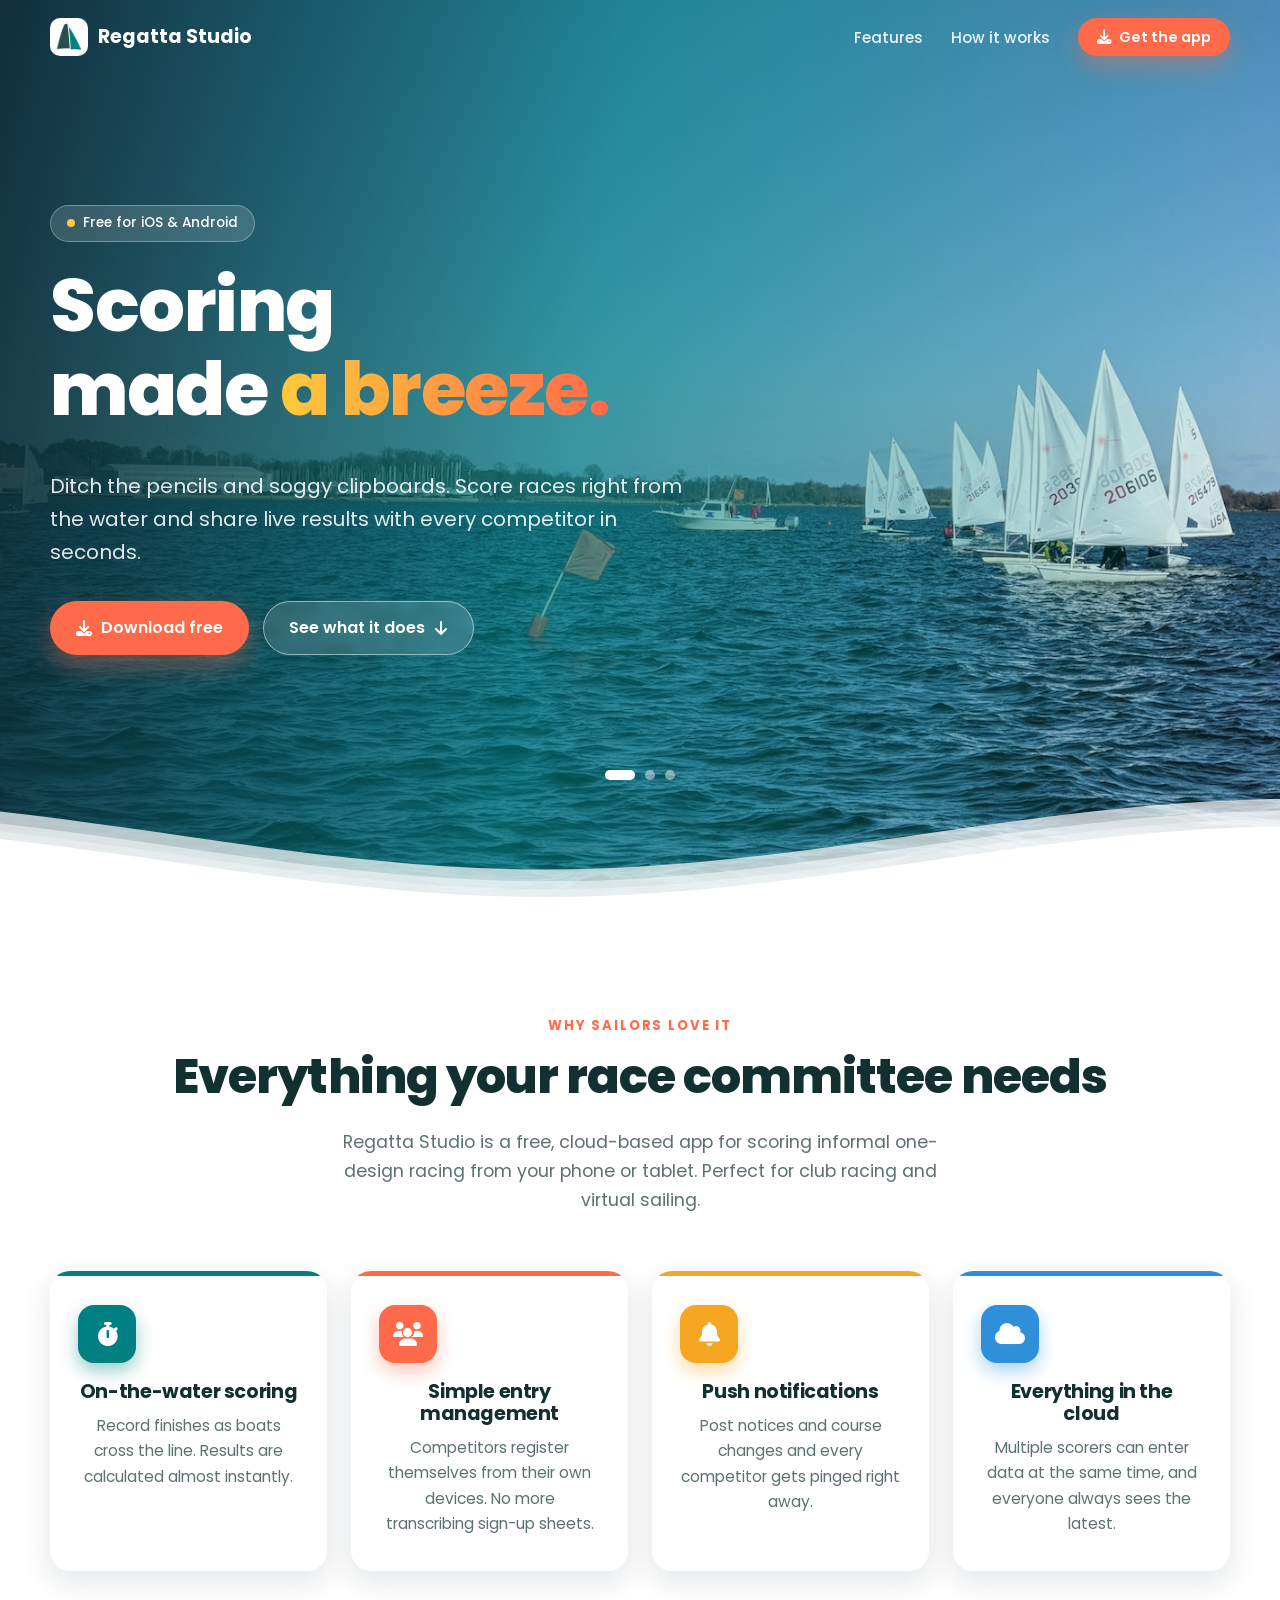
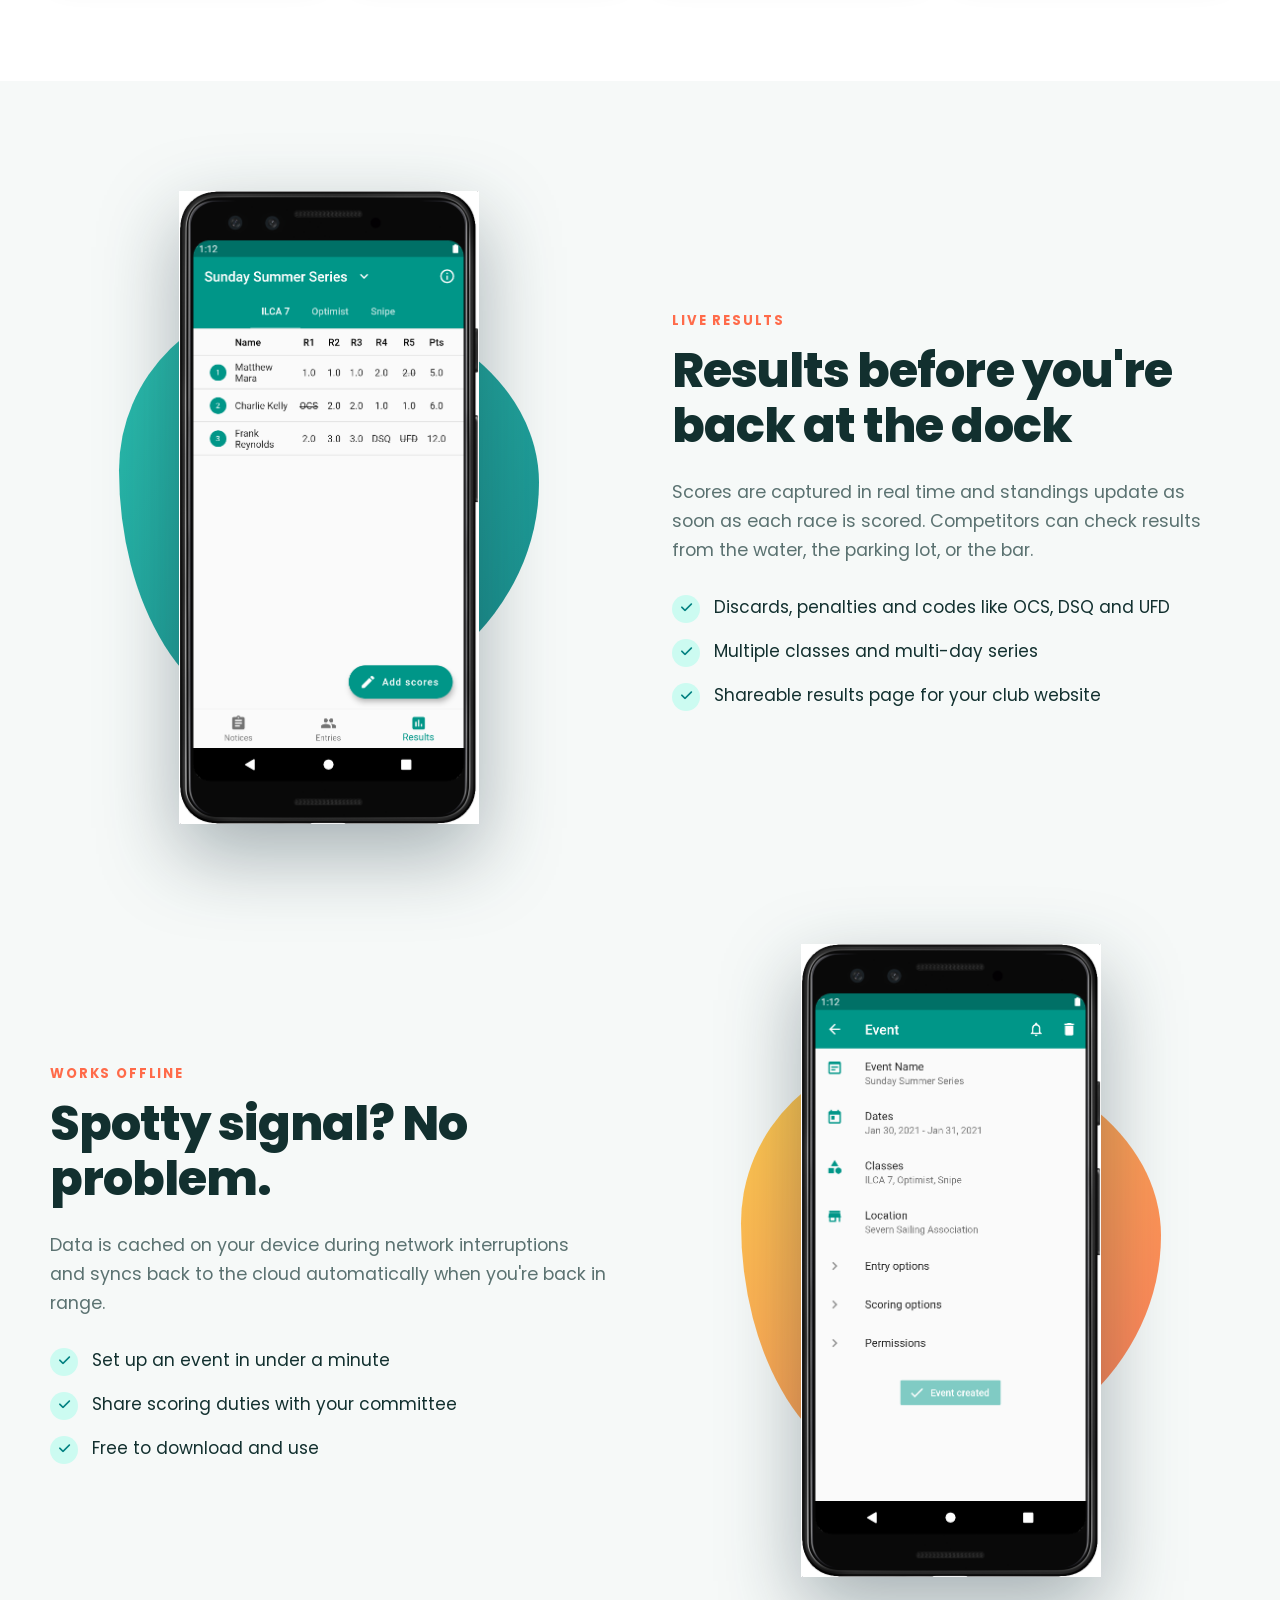
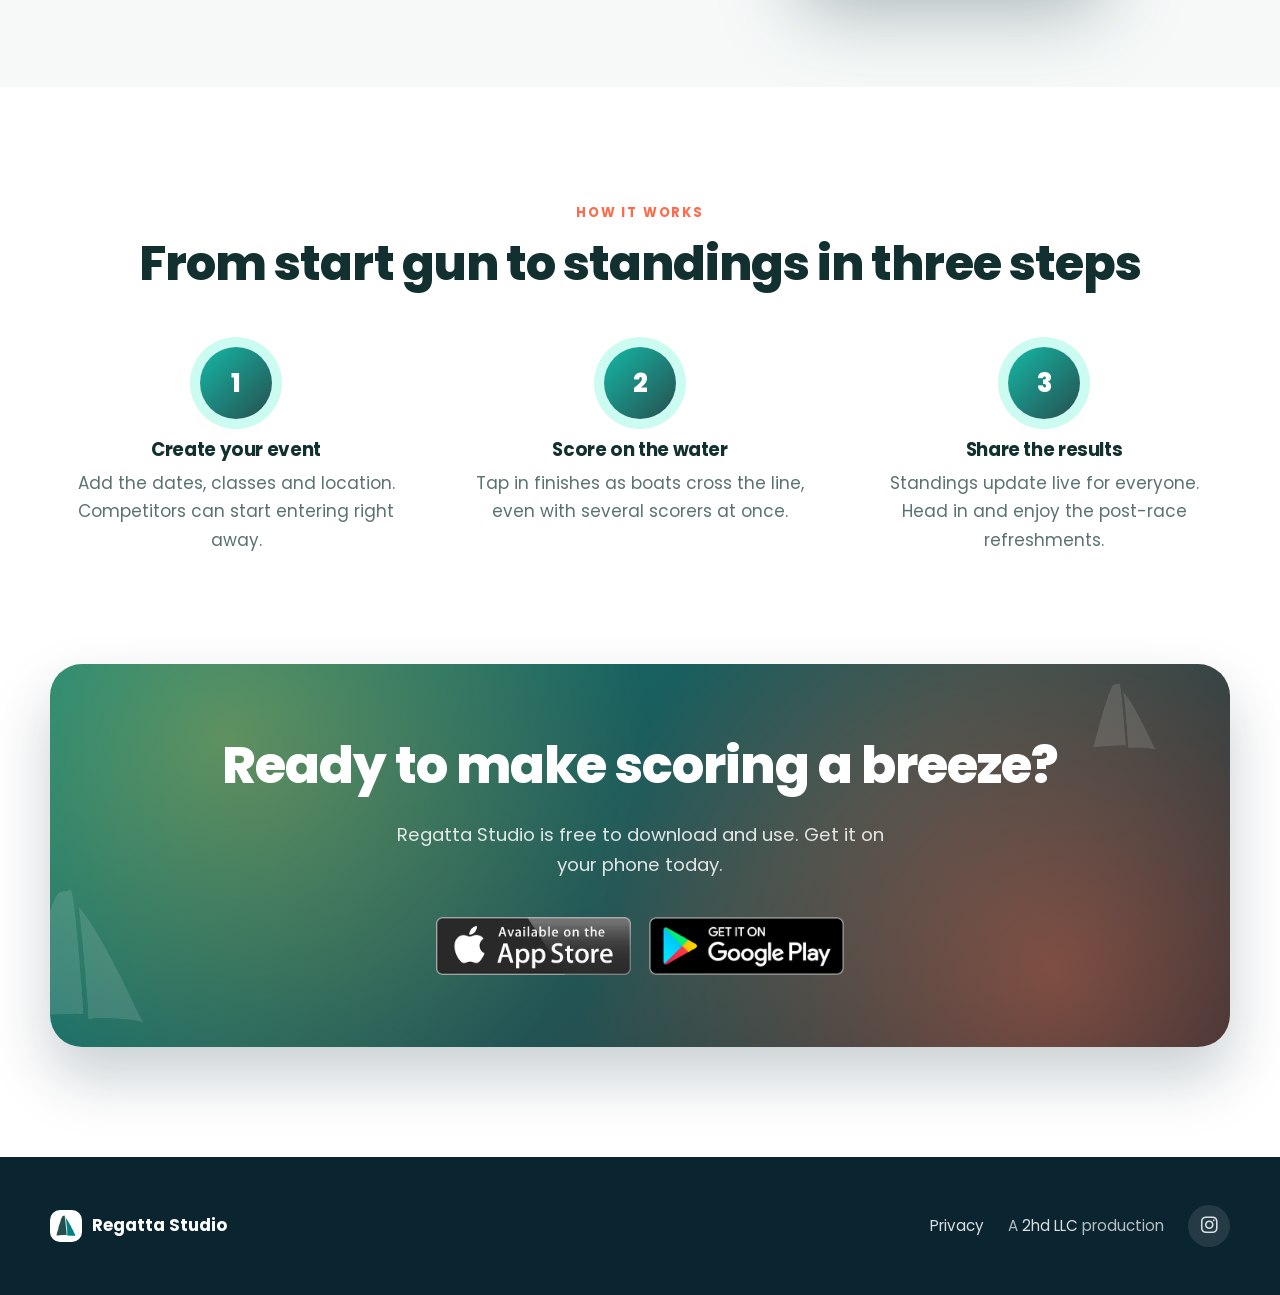
<file: index.html>
<!DOCTYPE html>
<html lang="en">
<head>
<!-- Google tag (gtag.js) -->
<script async src="https://www.googletagmanager.com/gtag/js?id=G-JSWVYXKC6G"></script>
<script>
  window.dataLayer = window.dataLayer || [];
  function gtag(){dataLayer.push(arguments);}
  gtag('js', new Date());

  gtag('config', 'G-JSWVYXKC6G');
</script>

<title>Regatta Studio · On-the-water scoring made easy</title>
<meta charset="UTF-8">
<meta name="viewport" content="width=device-width, initial-scale=1">
<meta name="description" content="Regatta Studio is a free app for scoring one-design sailboat racing from your phone. Real-time results, simple entries, and push notifications for competitors.">
<meta name="theme-color" content="#008080">
<meta property="og:title" content="Regatta Studio">
<meta property="og:description" content="Free on-the-water scoring for club racing. Results update in real time.">
<meta property="og:image" content="https://regatta.studio/images/laser_start.jpg">
<link rel="preconnect" href="https://fonts.googleapis.com">
<link rel="preconnect" href="https://fonts.gstatic.com" crossorigin>
<link rel="stylesheet" href="https://fonts.googleapis.com/css2?family=Poppins:wght@400;500;600;700;800&display=swap">
<link rel="stylesheet" href="https://cdnjs.cloudflare.com/ajax/libs/font-awesome/6.5.2/css/all.min.css">
<link rel="stylesheet" href="/css/styles.css">
<link rel="icon" type="image/png" sizes="32x32" href="/favicon-32x32.png">
<link rel="icon" type="image/png" sizes="16x16" href="/favicon-16x16.png">
</head>

<body>

<!-- Nav -->
<nav class="nav" id="nav">
  <div class="container">
    <a class="brand" href="#top"><img src="images/regattastudio.png" alt="">Regatta Studio</a>
    <div class="nav-links">
      <a href="#features">Features</a>
      <a href="#how">How it works</a>
      <a class="btn btn-primary" href="#download"><i class="fa-solid fa-download"></i> Get the app</a>
    </div>
  </div>
</nav>

<!-- Hero -->
<header class="hero" id="top">
  <div class="hero-slides">
    <img class="active" src="images/laser_start.jpg" alt="ILCA fleet at the start line">
    <img src="images/420_mark_rounding.jpg" alt="420s rounding a mark" loading="lazy">
    <img src="images/tesod_start.jpg" alt="Fleet start on a sunny day" loading="lazy">
  </div>

  <div class="container">
    <div class="hero-content">
      <span class="pill"><span class="dot"></span> Free for iOS &amp; Android</span>
      <h1>
        <span class="rotator" id="rotator">
          <span class="active">Scoring</span>
          <span>Entries</span>
          <span>Results</span>
          <span>Notices</span>
        </span>
        made <span class="highlight">a breeze.</span>
      </h1>
      <p class="lead">Ditch the pencils and soggy clipboards. Score races right from the water and share live results with every competitor in seconds.</p>
      <div class="hero-actions">
        <a class="btn btn-primary" href="#download"><i class="fa-solid fa-download"></i> Download free</a>
        <a class="btn btn-ghost" href="#features">See what it does <i class="fa-solid fa-arrow-down"></i></a>
      </div>
    </div>
  </div>

  <div class="hero-dots" id="heroDots"></div>

  <svg class="waves" viewBox="0 24 150 28" preserveAspectRatio="none" aria-hidden="true">
    <defs>
      <path id="wave" d="M-160 44c30 0 58-18 88-18s58 18 88 18 58-18 88-18 58 18 88 18v44h-352z"/>
    </defs>
    <g class="parallax">
      <use href="#wave" x="48" y="0" fill="rgba(255,255,255,.7)"/>
      <use href="#wave" x="48" y="3" fill="rgba(255,255,255,.5)"/>
      <use href="#wave" x="48" y="5" fill="rgba(255,255,255,.3)"/>
      <use href="#wave" x="48" y="7" fill="#fff"/>
    </g>
  </svg>
</header>

<!-- Features -->
<section id="features">
  <div class="container center">
    <span class="eyebrow reveal">Why sailors love it</span>
    <h2 class="section-title reveal">Everything your race committee needs</h2>
    <p class="section-intro reveal">Regatta Studio is a free, cloud-based app for scoring informal one-design racing from your phone or tablet. Perfect for club racing and virtual sailing.</p>

    <div class="features">
      <div class="card accent-teal reveal">
        <div class="icon"><i class="fa-solid fa-stopwatch"></i></div>
        <h3>On-the-water scoring</h3>
        <p>Record finishes as boats cross the line. Results are calculated almost instantly.</p>
      </div>
      <div class="card accent-coral reveal" style="--delay:.1s">
        <div class="icon"><i class="fa-solid fa-users"></i></div>
        <h3>Simple entry management</h3>
        <p>Competitors register themselves from their own devices. No more transcribing sign-up sheets.</p>
      </div>
      <div class="card accent-sun reveal" style="--delay:.2s">
        <div class="icon"><i class="fa-solid fa-bell"></i></div>
        <h3>Push notifications</h3>
        <p>Post notices and course changes and every competitor gets pinged right away.</p>
      </div>
      <div class="card accent-sky reveal" style="--delay:.3s">
        <div class="icon"><i class="fa-solid fa-cloud"></i></div>
        <h3>Everything in the cloud</h3>
        <p>Multiple scorers can enter data at the same time, and everyone always sees the latest.</p>
      </div>
    </div>
  </div>
</section>

<!-- Showcase -->
<section class="showcase">
  <div class="container">
    <div class="split">
      <div class="split-media reveal">
        <div class="blob"></div>
        <img class="phone" src="images/results_screenshot.png" alt="Results screen in the Regatta Studio app" width="607" height="1281" loading="lazy">
      </div>
      <div class="reveal">
        <span class="eyebrow">Live results</span>
        <h2 class="section-title">Results before you're back at the dock</h2>
        <p class="section-intro">Scores are captured in real time and standings update as soon as each race is scored. Competitors can check results from the water, the parking lot, or the bar.</p>
        <ul class="checklist">
          <li><i class="fa-solid fa-check"></i> Discards, penalties and codes like OCS, DSQ and UFD</li>
          <li><i class="fa-solid fa-check"></i> Multiple classes and multi-day series</li>
          <li><i class="fa-solid fa-check"></i> Shareable results page for your club website</li>
        </ul>
      </div>
    </div>

    <div class="split reverse">
      <div class="split-media reveal">
        <div class="blob coral"></div>
        <img class="phone" src="images/event_view_screenshot.png" alt="Event setup screen in the Regatta Studio app" width="607" height="1281" loading="lazy" style="animation-delay:-3s">
      </div>
      <div class="reveal">
        <span class="eyebrow">Works offline</span>
        <h2 class="section-title">Spotty signal? No problem.</h2>
        <p class="section-intro">Data is cached on your device during network interruptions and syncs back to the cloud automatically when you're back in range.</p>
        <ul class="checklist">
          <li><i class="fa-solid fa-check"></i> Set up an event in under a minute</li>
          <li><i class="fa-solid fa-check"></i> Share scoring duties with your committee</li>
          <li><i class="fa-solid fa-check"></i> Free to download and use</li>
        </ul>
      </div>
    </div>
  </div>
</section>

<!-- How it works -->
<section id="how">
  <div class="container center">
    <span class="eyebrow reveal">How it works</span>
    <h2 class="section-title reveal">From start gun to standings in three steps</h2>

    <div class="steps">
      <div class="step reveal">
        <div class="step-num">1</div>
        <h3>Create your event</h3>
        <p>Add the dates, classes and location. Competitors can start entering right away.</p>
      </div>
      <div class="step reveal" style="--delay:.15s">
        <div class="step-num">2</div>
        <h3>Score on the water</h3>
        <p>Tap in finishes as boats cross the line, even with several scorers at once.</p>
      </div>
      <div class="step reveal" style="--delay:.3s">
        <div class="step-num">3</div>
        <h3>Share the results</h3>
        <p>Standings update live for everyone. Head in and enjoy the post-race refreshments.</p>
      </div>
    </div>
  </div>
</section>

<!-- Download -->
<div class="cta" id="download">
  <div class="container">
    <div class="cta-box reveal">
      <img class="sail one" src="images/regattastudio.png" alt="">
      <img class="sail two" src="images/regattastudio.png" alt="">
      <h2>Ready to make scoring a breeze?</h2>
      <p>Regatta Studio is free to download and use. Get it on your phone today.</p>
      <div class="stores">
        <a href="https://apps.apple.com/app/regatta-studio/id1552617490">
          <img src="images/apple_app_store.png" alt="Download on the App Store" width="506" height="150">
        </a>
        <a href="https://play.google.com/store/apps/details?id=studio.regatta">
          <img src="images/google_play.png" alt="Get it on Google Play" width="504" height="150">
        </a>
      </div>
    </div>
  </div>
</div>

<!-- Footer -->
<footer class="footer">
  <div class="container">
    <a class="brand" href="#top"><img src="images/regattastudio.png" alt="">Regatta Studio</a>
    <div class="footer-links">
      <a href="/privacy.html">Privacy</a>
      <span>A <a href="https://2hd.io">2hd LLC</a> production</span>
      <a class="social" href="https://www.instagram.com/regatta.studio/" aria-label="Instagram"><i class="fa-brands fa-instagram"></i></a>
    </div>
  </div>
</footer>

<script>
(function () {
  var reduceMotion = window.matchMedia('(prefers-reduced-motion: reduce)').matches;

  // Nav background on scroll
  var nav = document.getElementById('nav');
  function onScroll() { nav.classList.toggle('scrolled', window.scrollY > 40); }
  window.addEventListener('scroll', onScroll, { passive: true });
  onScroll();

  // Hero slideshow
  var slides = document.querySelectorAll('.hero-slides img');
  var dotsEl = document.getElementById('heroDots');
  var current = 0;
  var timer;

  slides.forEach(function (_, i) {
    var dot = document.createElement('button');
    dot.setAttribute('aria-label', 'Show photo ' + (i + 1));
    dot.addEventListener('click', function () { showSlide(i); restart(); });
    dotsEl.appendChild(dot);
  });
  var dots = dotsEl.children;

  function showSlide(n) {
    slides[current].classList.remove('active');
    dots[current].classList.remove('active');
    current = (n + slides.length) % slides.length;
    slides[current].classList.add('active');
    dots[current].classList.add('active');
  }
  function restart() {
    clearInterval(timer);
    if (!reduceMotion) timer = setInterval(function () { showSlide(current + 1); }, 7000);
  }
  dots[0].classList.add('active');
  restart();

  // Rotating headline word
  var words = document.querySelectorAll('#rotator span');
  var w = 0;
  if (!reduceMotion) {
    setInterval(function () {
      var prev = words[w];
      prev.classList.remove('active');
      prev.classList.add('leaving');
      setTimeout(function () { prev.classList.remove('leaving'); }, 500);
      w = (w + 1) % words.length;
      words[w].classList.add('active');
    }, 2400);
  }

  // Reveal on scroll
  var reveals = document.querySelectorAll('.reveal');
  if ('IntersectionObserver' in window) {
    var io = new IntersectionObserver(function (entries) {
      entries.forEach(function (e) {
        if (e.isIntersecting) { e.target.classList.add('visible'); io.unobserve(e.target); }
      });
    }, { threshold: 0.15 });
    reveals.forEach(function (el) { io.observe(el); });
  } else {
    reveals.forEach(function (el) { el.classList.add('visible'); });
  }
})();
</script>

</body>
</html>
</file>
<file: css/styles.css>
/* ==========================================================================
   Regatta Studio — shared styles
   ========================================================================== */

:root {
  --teal: #008080;
  --teal-bright: #14b8a6;
  --teal-light: #ccfbf1;
  --deep: #264f4f;
  --navy: #0b2530;
  --coral: #ff6b4a;
  --coral-dark: #e8532f;
  --sun: #ffc93c;
  --sand: #f6f9f8;
  --ink: #12302f;
  --muted: #5b7271;
  --white: #fff;

  --radius: 20px;
  --radius-sm: 12px;
  --shadow: 0 10px 30px rgba(11, 37, 48, .12);
  --shadow-lg: 0 30px 60px rgba(11, 37, 48, .22);
  --font: "Poppins", system-ui, -apple-system, "Segoe UI", sans-serif;
}

*, *::before, *::after { box-sizing: border-box; }

html { scroll-behavior: smooth; }

body {
  margin: 0;
  font-family: var(--font);
  font-size: 17px;
  line-height: 1.65;
  color: var(--ink);
  background: var(--white);
  -webkit-font-smoothing: antialiased;
}

img { max-width: 100%; display: block; }

a { color: var(--teal); }

h1, h2, h3 { line-height: 1.15; margin: 0 0 .5em; letter-spacing: -.02em; }

.container { width: min(1180px, 100% - 48px); margin-inline: auto; }

/* ---------- Buttons ---------- */

.btn {
  display: inline-flex;
  align-items: center;
  gap: .6em;
  padding: .85em 1.6em;
  border-radius: 999px;
  border: 0;
  font: 600 1rem var(--font);
  text-decoration: none;
  cursor: pointer;
  transition: transform .2s ease, box-shadow .2s ease, background .2s ease;
}
.btn:hover { transform: translateY(-3px); }
.btn:active { transform: translateY(0); }

.btn-primary {
  background: var(--coral);
  color: var(--white);
  box-shadow: 0 10px 24px rgba(255, 107, 74, .4);
}
.btn-primary:hover { background: var(--coral-dark); box-shadow: 0 14px 30px rgba(255, 107, 74, .5); }

.btn-ghost {
  background: rgba(255, 255, 255, .14);
  color: var(--white);
  border: 1.5px solid rgba(255, 255, 255, .5);
  backdrop-filter: blur(6px);
}
.btn-ghost:hover { background: rgba(255, 255, 255, .25); }

/* ---------- Nav ---------- */

.nav {
  position: fixed;
  inset: 0 0 auto;
  z-index: 50;
  padding: 18px 0;
  transition: background .3s ease, padding .3s ease, box-shadow .3s ease;
}
.nav.scrolled {
  background: rgba(255, 255, 255, .92);
  backdrop-filter: blur(12px);
  box-shadow: 0 2px 20px rgba(11, 37, 48, .08);
  padding: 10px 0;
}
.nav .container { display: flex; align-items: center; justify-content: space-between; gap: 16px; }

.brand {
  display: flex;
  align-items: center;
  gap: 10px;
  font-weight: 700;
  font-size: 1.2rem;
  color: var(--white);
  text-decoration: none;
  transition: color .3s ease;
}
.brand img {
  width: 38px;
  height: 38px;
  padding: 5px;
  background: var(--white);
  border-radius: 10px;
}
.nav.scrolled .brand { color: var(--ink); }

.nav-links { display: flex; align-items: center; gap: 28px; }
.nav-links a:not(.btn) {
  color: rgba(255, 255, 255, .9);
  text-decoration: none;
  font-weight: 500;
  font-size: .95rem;
  transition: color .2s ease;
}
.nav-links a:not(.btn):hover { color: var(--sun); }
.nav.scrolled .nav-links a:not(.btn) { color: var(--ink); }
.nav.scrolled .nav-links a:not(.btn):hover { color: var(--teal); }
.nav-links .btn { padding: .6em 1.3em; font-size: .9rem; white-space: nowrap; }
.brand { white-space: nowrap; }

@media (max-width: 760px) {
  .nav-links a:not(.btn) { display: none; }
}

/* ---------- Hero ---------- */

.hero {
  position: relative;
  min-height: min(100vh, 920px);
  min-height: min(100svh, 920px);
  display: flex;
  align-items: center;
  color: var(--white);
  overflow: hidden;
  background: var(--navy);
}

.hero-slides { position: absolute; inset: 0; }
.hero-slides img {
  position: absolute;
  inset: 0;
  width: 100%;
  height: 100%;
  object-fit: cover;
  opacity: 0;
  transform: scale(1.08);
  transition: opacity 1.6s ease, transform 9s ease-out;
}
.hero-slides img.active { opacity: 1; transform: scale(1); }

.hero::after {
  content: "";
  position: absolute;
  inset: 0;
  background:
    linear-gradient(100deg, rgba(11, 37, 48, .92) 0%, rgba(0, 128, 128, .65) 45%, rgba(0, 128, 128, .05) 100%);
}

.hero-content {
  position: relative;
  z-index: 2;
  padding: 120px 0 160px;
  max-width: 640px;
}

.pill {
  display: inline-flex;
  align-items: center;
  gap: 8px;
  padding: 6px 16px;
  border-radius: 999px;
  background: rgba(255, 255, 255, .15);
  border: 1px solid rgba(255, 255, 255, .3);
  backdrop-filter: blur(6px);
  font-size: .85rem;
  font-weight: 500;
  margin-bottom: 22px;
}
.pill .dot {
  width: 8px;
  height: 8px;
  border-radius: 50%;
  background: var(--sun);
  box-shadow: 0 0 0 0 rgba(255, 201, 60, .7);
  animation: ping 2s infinite;
}

@keyframes ping {
  0%   { box-shadow: 0 0 0 0 rgba(255, 201, 60, .7); }
  70%  { box-shadow: 0 0 0 10px rgba(255, 201, 60, 0); }
  100% { box-shadow: 0 0 0 0 rgba(255, 201, 60, 0); }
}

.hero h1 {
  font-size: clamp(2.6rem, 6.5vw, 4.6rem);
  font-weight: 800;
}
.hero h1 .highlight {
  background: linear-gradient(90deg, var(--sun), var(--coral));
  -webkit-background-clip: text;
  background-clip: text;
  color: transparent;
}

.rotator { display: grid; }
.rotator span {
  grid-area: 1 / 1;
  opacity: 0;
  transform: translateY(40%);
  transition: opacity .5s ease, transform .5s ease;
}
.rotator span.active { opacity: 1; transform: none; }
.rotator span.leaving { opacity: 0; transform: translateY(-40%); }

.hero p.lead {
  font-size: clamp(1.05rem, 2vw, 1.25rem);
  color: rgba(255, 255, 255, .88);
  margin: 0 0 32px;
}

.hero-actions { display: flex; flex-wrap: wrap; gap: 14px; }

.hero-dots {
  position: absolute;
  z-index: 3;
  bottom: 120px;
  left: 50%;
  transform: translateX(-50%);
  display: flex;
  gap: 10px;
}
.hero-dots button {
  width: 10px;
  height: 10px;
  padding: 0;
  border-radius: 999px;
  border: 0;
  background: rgba(255, 255, 255, .45);
  cursor: pointer;
  transition: width .3s ease, background .3s ease;
}
.hero-dots button.active { width: 30px; background: var(--white); }

/* Animated waves */
.waves {
  position: absolute;
  z-index: 2;
  left: 0;
  bottom: -1px;
  width: 100%;
  height: 110px;
}
.waves .parallax use { animation: wave 22s cubic-bezier(.55, .5, .45, .5) infinite; }
.waves .parallax use:nth-child(1) { animation-delay: -2s; animation-duration: 7s; }
.waves .parallax use:nth-child(2) { animation-delay: -3s; animation-duration: 10s; }
.waves .parallax use:nth-child(3) { animation-delay: -4s; animation-duration: 13s; }
.waves .parallax use:nth-child(4) { animation-delay: -5s; animation-duration: 20s; }

@keyframes wave {
  0%   { transform: translate3d(-90px, 0, 0); }
  100% { transform: translate3d(85px, 0, 0); }
}

/* ---------- Sections ---------- */

section { padding: 110px 0; }

.eyebrow {
  display: inline-block;
  font-size: .82rem;
  font-weight: 700;
  letter-spacing: .14em;
  text-transform: uppercase;
  color: var(--coral);
  margin-bottom: 12px;
}

.section-title {
  font-size: clamp(2rem, 4.5vw, 3rem);
  font-weight: 800;
  color: var(--ink);
}
.section-intro { max-width: 620px; color: var(--muted); font-size: 1.1rem; }
.center { text-align: center; }
.center .section-intro { margin-inline: auto; }

/* Feature cards */
.features {
  display: grid;
  grid-template-columns: repeat(auto-fit, minmax(250px, 1fr));
  gap: 24px;
  margin-top: 56px;
}

.card {
  position: relative;
  padding: 34px 28px;
  border-radius: var(--radius);
  background: var(--white);
  box-shadow: var(--shadow);
  transition: transform .3s ease, box-shadow .3s ease;
  overflow: hidden;
}
.card::before {
  content: "";
  position: absolute;
  inset: 0 0 auto;
  height: 5px;
  background: var(--accent, var(--teal));
}
.card:hover { transform: translateY(-8px) rotate(-.4deg); box-shadow: var(--shadow-lg); }
.card h3 { font-size: 1.2rem; margin-top: 18px; }
.card p { color: var(--muted); margin: 0; font-size: .97rem; }

.icon {
  display: grid;
  place-items: center;
  width: 58px;
  height: 58px;
  border-radius: 16px;
  font-size: 1.5rem;
  color: var(--white);
  background: var(--accent, var(--teal));
  box-shadow: 0 8px 18px color-mix(in srgb, var(--accent, var(--teal)) 40%, transparent);
  transition: transform .4s cubic-bezier(.34, 1.56, .64, 1);
}
.card:hover .icon { transform: scale(1.12) rotate(-8deg); }

.accent-teal  { --accent: var(--teal); }
.accent-coral { --accent: var(--coral); }
.accent-sun   { --accent: #f5a623; }
.accent-deep  { --accent: var(--deep); }
.accent-sky   { --accent: #2f8fd8; }
.accent-plum  { --accent: #8b5cf6; }

/* Split showcase */
.showcase { background: var(--sand); overflow: hidden; }

.split {
  display: grid;
  grid-template-columns: 1fr 1fr;
  align-items: center;
  gap: 64px;
}
.split + .split { margin-top: 120px; }
.split.reverse .split-media { order: 2; }

@media (max-width: 860px) {
  .split { grid-template-columns: 1fr; gap: 40px; }
  .split.reverse .split-media { order: 0; }
}

.split-media { position: relative; display: grid; place-items: center; }
.split-media .blob {
  position: absolute;
  width: 420px;
  max-width: 95%;
  aspect-ratio: 1;
  border-radius: 42% 58% 63% 37% / 41% 44% 56% 59%;
  background: linear-gradient(135deg, var(--teal-bright), var(--teal));
  animation: morph 12s ease-in-out infinite;
  opacity: .9;
}
.split-media .blob.coral { background: linear-gradient(135deg, var(--sun), var(--coral)); }

@keyframes morph {
  0%, 100% { border-radius: 42% 58% 63% 37% / 41% 44% 56% 59%; transform: rotate(0); }
  50%      { border-radius: 61% 39% 35% 65% / 58% 62% 38% 42%; transform: rotate(12deg); }
}

.phone {
  position: relative;
  width: min(300px, 70vw);
  height: auto;
  filter: drop-shadow(0 30px 40px rgba(11, 37, 48, .35));
  animation: float 6s ease-in-out infinite;
}
@keyframes float {
  0%, 100% { transform: translateY(0) rotate(-2deg); }
  50%      { transform: translateY(-16px) rotate(1deg); }
}

.checklist { list-style: none; padding: 0; margin: 28px 0 0; display: grid; gap: 14px; }
.checklist li { display: flex; gap: 14px; align-items: flex-start; }
.checklist i {
  flex: none;
  display: grid;
  place-items: center;
  width: 28px;
  height: 28px;
  margin-top: 2px;
  border-radius: 50%;
  background: var(--teal-light);
  color: var(--teal);
  font-size: .8rem;
}

/* Steps */
.steps {
  display: grid;
  grid-template-columns: repeat(auto-fit, minmax(220px, 1fr));
  gap: 32px;
  margin-top: 56px;
  counter-reset: step;
}
.step { text-align: center; padding: 0 12px; }
.step-num {
  display: grid;
  place-items: center;
  width: 72px;
  height: 72px;
  margin: 0 auto 20px;
  border-radius: 50%;
  font-size: 1.6rem;
  font-weight: 800;
  color: var(--white);
  background: linear-gradient(135deg, var(--teal-bright), var(--deep));
  box-shadow: 0 0 0 10px var(--teal-light);
}
.step h3 { font-size: 1.15rem; }
.step p { color: var(--muted); margin: 0; }

/* Download CTA */
.cta {
  position: relative;
  padding: 0 0 110px;
}
.cta-box {
  position: relative;
  overflow: hidden;
  padding: 72px 40px;
  border-radius: 32px;
  text-align: center;
  color: var(--white);
  background:
    radial-gradient(circle at 15% 20%, rgba(255, 201, 60, .35), transparent 40%),
    radial-gradient(circle at 85% 80%, rgba(255, 107, 74, .45), transparent 45%),
    linear-gradient(135deg, var(--teal), var(--deep) 60%, var(--navy));
  box-shadow: var(--shadow-lg);
}
.cta-box h2 { font-size: clamp(2rem, 5vw, 3.2rem); font-weight: 800; }
.cta-box p { color: rgba(255, 255, 255, .85); font-size: 1.15rem; margin: 0 auto 36px; max-width: 520px; }

.cta-box .sail {
  position: absolute;
  width: 140px;
  opacity: .12;
  filter: brightness(0) invert(1);
  animation: drift 14s linear infinite;
}
.cta-box .sail.one { left: -40px; bottom: 20px; }
.cta-box .sail.two { right: 6%; top: 18px; width: 70px; animation-duration: 18s; animation-direction: reverse; }

@keyframes drift {
  0%   { transform: translateX(0) rotate(-3deg); }
  50%  { transform: translateX(40px) rotate(3deg); }
  100% { transform: translateX(0) rotate(-3deg); }
}

.stores { display: flex; flex-wrap: wrap; justify-content: center; gap: 18px; position: relative; }
.stores a { transition: transform .25s cubic-bezier(.34, 1.56, .64, 1); }
.stores a:hover { transform: translateY(-4px) scale(1.04); }
.stores img { height: 58px; width: auto; }
@media (max-width: 420px) { .stores img { height: 50px; } }

/* ---------- Footer ---------- */

.footer {
  padding: 48px 0;
  background: var(--navy);
  color: rgba(255, 255, 255, .7);
  font-size: .95rem;
}
.footer .container {
  display: flex;
  flex-wrap: wrap;
  align-items: center;
  justify-content: space-between;
  gap: 20px;
}
.footer .brand { color: var(--white); font-size: 1.05rem; }
.footer .brand img { width: 32px; height: 32px; }
.footer a { color: rgba(255, 255, 255, .85); text-decoration: none; transition: color .2s ease; }
.footer a:hover { color: var(--sun); }
.footer-links { display: flex; flex-wrap: wrap; align-items: center; gap: 24px; }
.footer .social {
  display: grid;
  place-items: center;
  width: 42px;
  height: 42px;
  border-radius: 50%;
  background: rgba(255, 255, 255, .1);
  font-size: 1.2rem;
  transition: background .2s ease, transform .2s ease;
}
.footer .social:hover { background: var(--coral); color: var(--white); transform: rotate(-10deg) scale(1.08); }

/* ---------- Scroll reveal ---------- */

.reveal {
  opacity: 0;
  transform: translateY(36px);
  transition: opacity .8s ease, transform .8s cubic-bezier(.2, .7, .2, 1);
  transition-delay: var(--delay, 0s);
}
.reveal.visible { opacity: 1; transform: none; }

/* ==========================================================================
   Simple content pages (privacy, account deletion, results)
   ========================================================================== */

.page { background: var(--sand); min-height: 100vh; display: flex; flex-direction: column; }

.page-header {
  position: relative;
  padding: 28px 0 90px;
  color: var(--white);
  background:
    radial-gradient(circle at 85% 0%, rgba(255, 107, 74, .35), transparent 40%),
    linear-gradient(135deg, var(--teal), var(--deep) 70%, var(--navy));
}
.page-header .brand { margin-bottom: 40px; }
.page-header h1 { font-size: clamp(1.9rem, 5vw, 3rem); font-weight: 800; margin: 0; }
.page-header h2 { font-size: 1.15rem; font-weight: 500; margin: 10px 0 0; color: rgba(255, 255, 255, .9); }
.page-header h3 { font-size: .95rem; font-weight: 400; margin: 4px 0 0; color: rgba(255, 255, 255, .75); }
.page-header h2:empty, .page-header h3:empty { display: none; }

.page-body {
  position: relative;
  flex: 1;
  margin-top: -56px;
  padding-bottom: 64px;
}

.panel {
  background: var(--white);
  border-radius: var(--radius);
  box-shadow: var(--shadow);
  padding: clamp(24px, 4vw, 48px);
  overflow-wrap: break-word;
}
.panel:empty::before {
  content: "Loading…";
  color: var(--muted);
}

/* Results tables (markup generated by scripts/app.js) */

.class-title {
  display: flex;
  align-items: center;
  gap: 10px;
  margin: 36px 0 14px;
  font-size: 1.3rem;
  font-weight: 700;
}
.class-title:first-child { margin-top: 0; }
.class-title::before {
  content: "";
  width: 6px;
  height: 1.2em;
  border-radius: 3px;
  background: linear-gradient(var(--teal-bright), var(--teal));
}

.table-wrap {
  overflow-x: auto;
  background: var(--white);
  border-radius: var(--radius);
  box-shadow: var(--shadow);
}

.panel .table-wrap { box-shadow: none; border: 1px solid #e6eeed; border-radius: var(--radius-sm); }

.results-table {
  width: 100%;
  border-collapse: collapse;
  font-size: .95rem;
}
.results-table th {
  padding: 14px 12px;
  background: var(--deep);
  color: var(--white);
  font-weight: 600;
  font-size: .82rem;
  letter-spacing: .04em;
  text-align: left;
  white-space: nowrap;
}
.results-table td {
  padding: 12px;
  border-bottom: 1px solid #e6eeed;
  vertical-align: middle;
  background: var(--white);
}
.results-table tr:last-child td { border-bottom: 0; }
.results-table tbody tr:nth-child(even) td { background: #fafcfc; }
.results-table tr:hover td { background: #effaf8; }
.results-table .score { text-align: center; white-space: nowrap; }
.results-table .discard { text-decoration: line-through; color: var(--muted); }

/* Abbreviation cells (DNC, OCS…) flip to show their points when tapped */
.results-table .abbr { cursor: pointer; user-select: none; -webkit-tap-highlight-color: transparent; }
.results-table .abbr:hover .abbr-code { color: var(--teal); }
.results-table .abbr:focus-visible { outline: 2px solid var(--teal-bright); outline-offset: -2px; }
.abbr-flip { display: inline-grid; place-items: center; }
.abbr-code, .abbr-points {
  grid-area: 1 / 1;
  transition: opacity .35s ease, transform .35s ease;
}
.discard .abbr-code, .discard .abbr-points { text-decoration: line-through; }
.abbr-points {
  opacity: 0;
  transform: scale(.6);
  padding: 2px 10px;
  border-radius: 999px;
  background: var(--coral);
  color: var(--white);
  font-weight: 700;
}
.show-points .abbr-code { opacity: 0; transform: scale(.6); }
.show-points .abbr-points { opacity: 1; transform: scale(1); }
.results-table .total { text-align: center; font-weight: 700; color: var(--teal); }

/* Pos and Name stay pinned while the race columns scroll sideways */
.results-table .pos,
.results-table .name {
  position: sticky;
  z-index: 1;
}
.results-table .pos {
  left: 0;
  width: 52px;
  min-width: 52px;
  max-width: 52px;
  padding-right: 6px;
}
.results-table .name {
  left: 52px;
  min-width: 120px;
}
.results-table .total {
  position: sticky;
  right: 0;
  z-index: 1;
}
.results-table th.pos, .results-table th.name, .results-table th.total { background: var(--deep); color: var(--white); }
.results-table .crew { display: block; font-size: .85em; color: var(--muted); }

.pos-badge {
  display: grid;
  place-items: center;
  width: 34px;
  height: 34px;
  border-radius: 50%;
  font-weight: 700;
  font-size: .9rem;
  color: var(--white);
  background: var(--teal);
}
.pos-1 { background: linear-gradient(135deg, #ffd86b, #e3a008); box-shadow: 0 4px 12px rgba(227, 160, 8, .45); }
.pos-2 { background: linear-gradient(135deg, #d9dee3, #8f9aa5); box-shadow: 0 4px 12px rgba(143, 154, 165, .45); }
.pos-3 { background: linear-gradient(135deg, #e7a977, #b2622c); box-shadow: 0 4px 12px rgba(178, 98, 44, .45); }

@media (max-width: 600px) {
  .page .container { width: calc(100% - 20px); }
  .page-header { padding: 18px 0 72px; }
  .page-header .brand { margin-bottom: 24px; }
  .page-body { margin-top: -48px; }
  #resultsTable.panel { padding: 16px 12px; }
  .class-title { font-size: 1.1rem; margin: 28px 0 10px; }
  .results-table { font-size: .88rem; }
  .results-table th { padding: 11px 8px; font-size: .75rem; }
  .results-table td { padding: 10px 8px; }
  .results-table .pos { width: 42px; min-width: 42px; max-width: 42px; padding-right: 4px; }
  .results-table .name { left: 42px; min-width: 104px; }
  .pos-badge { width: 28px; height: 28px; font-size: .8rem; }
}

.notice {
  padding: 18px 22px;
  border-radius: var(--radius-sm);
  background: #fff6e0;
  border-left: 5px solid var(--sun);
}

@media (max-width: 600px)  { .hide-sm { display: none; } }
@media (max-width: 992px)  { .hide-md { display: none; } }

.page .footer { padding: 28px 0; }

/* ---------- Reduced motion ---------- */

@media (prefers-reduced-motion: reduce) {
  *, *::before, *::after {
    animation: none !important;
    transition-duration: .01ms !important;
    scroll-behavior: auto !important;
  }
  .reveal { opacity: 1; transform: none; }
}
</file>
